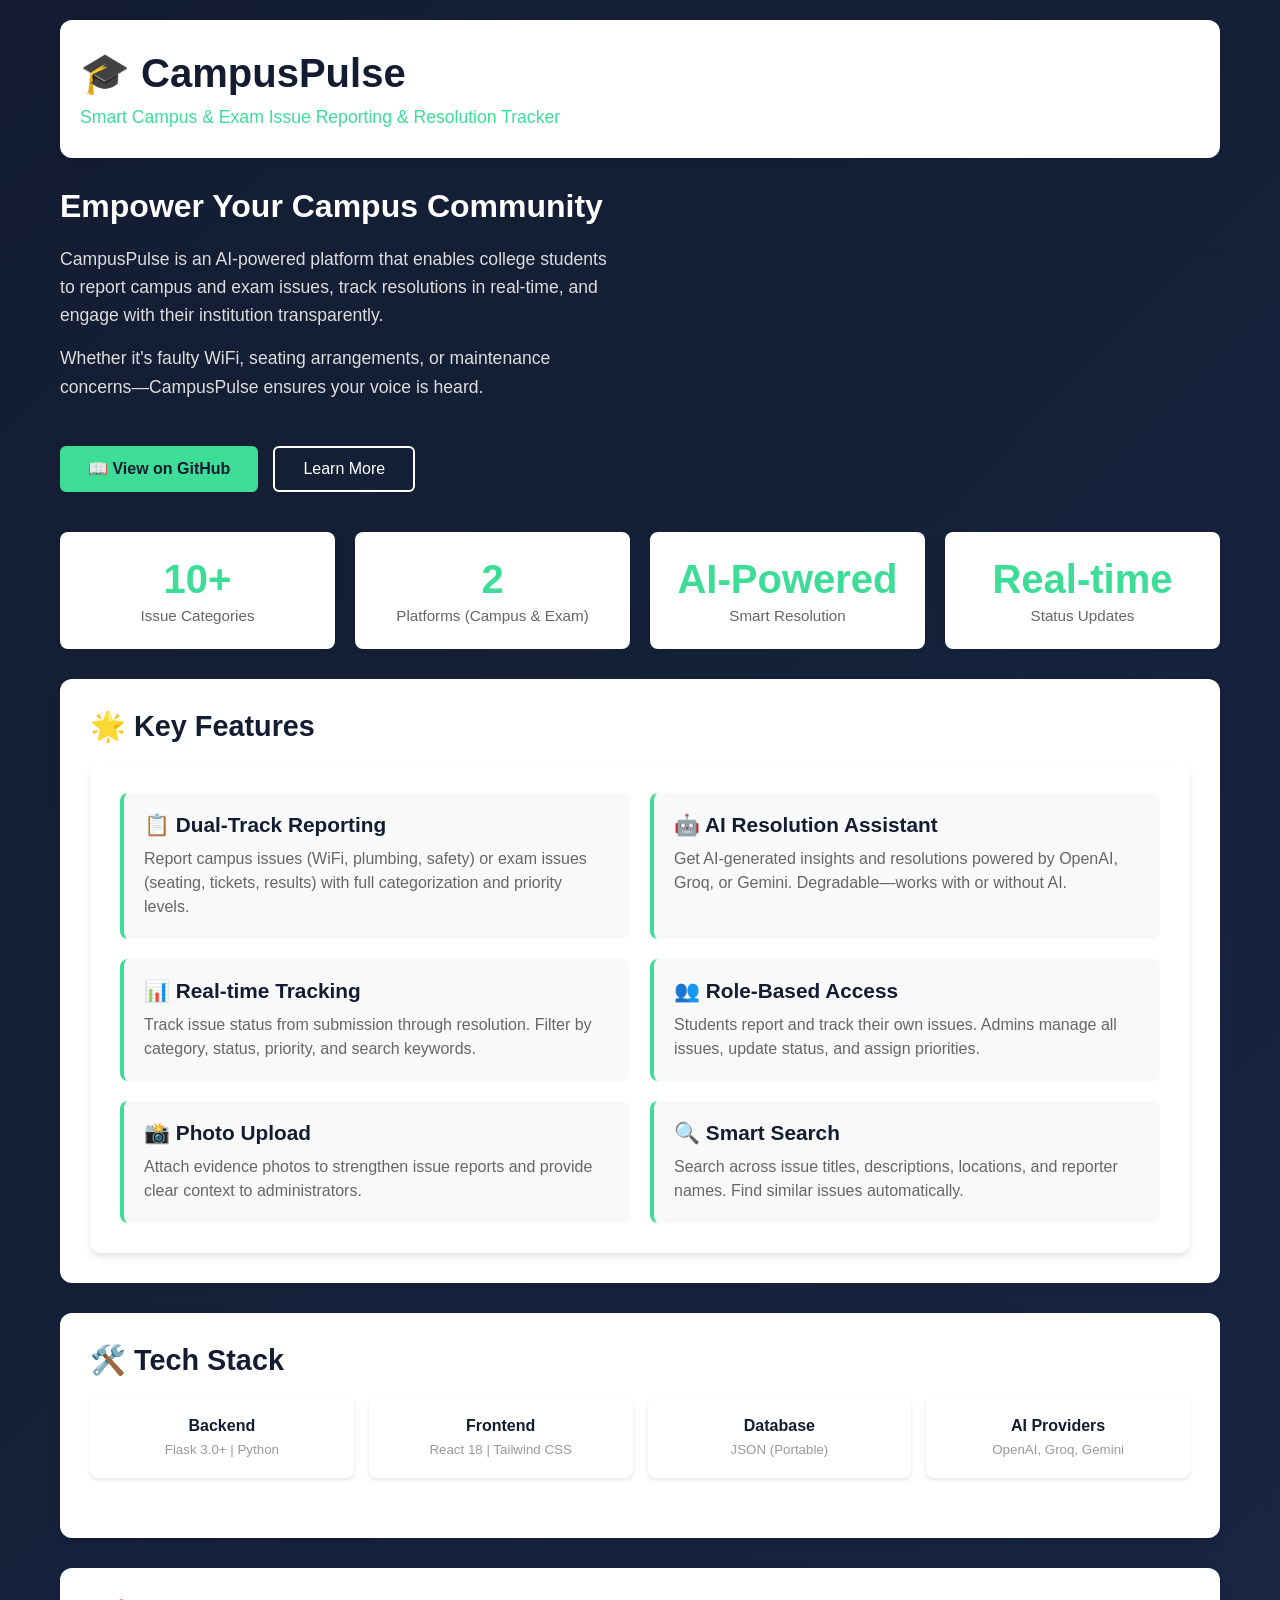
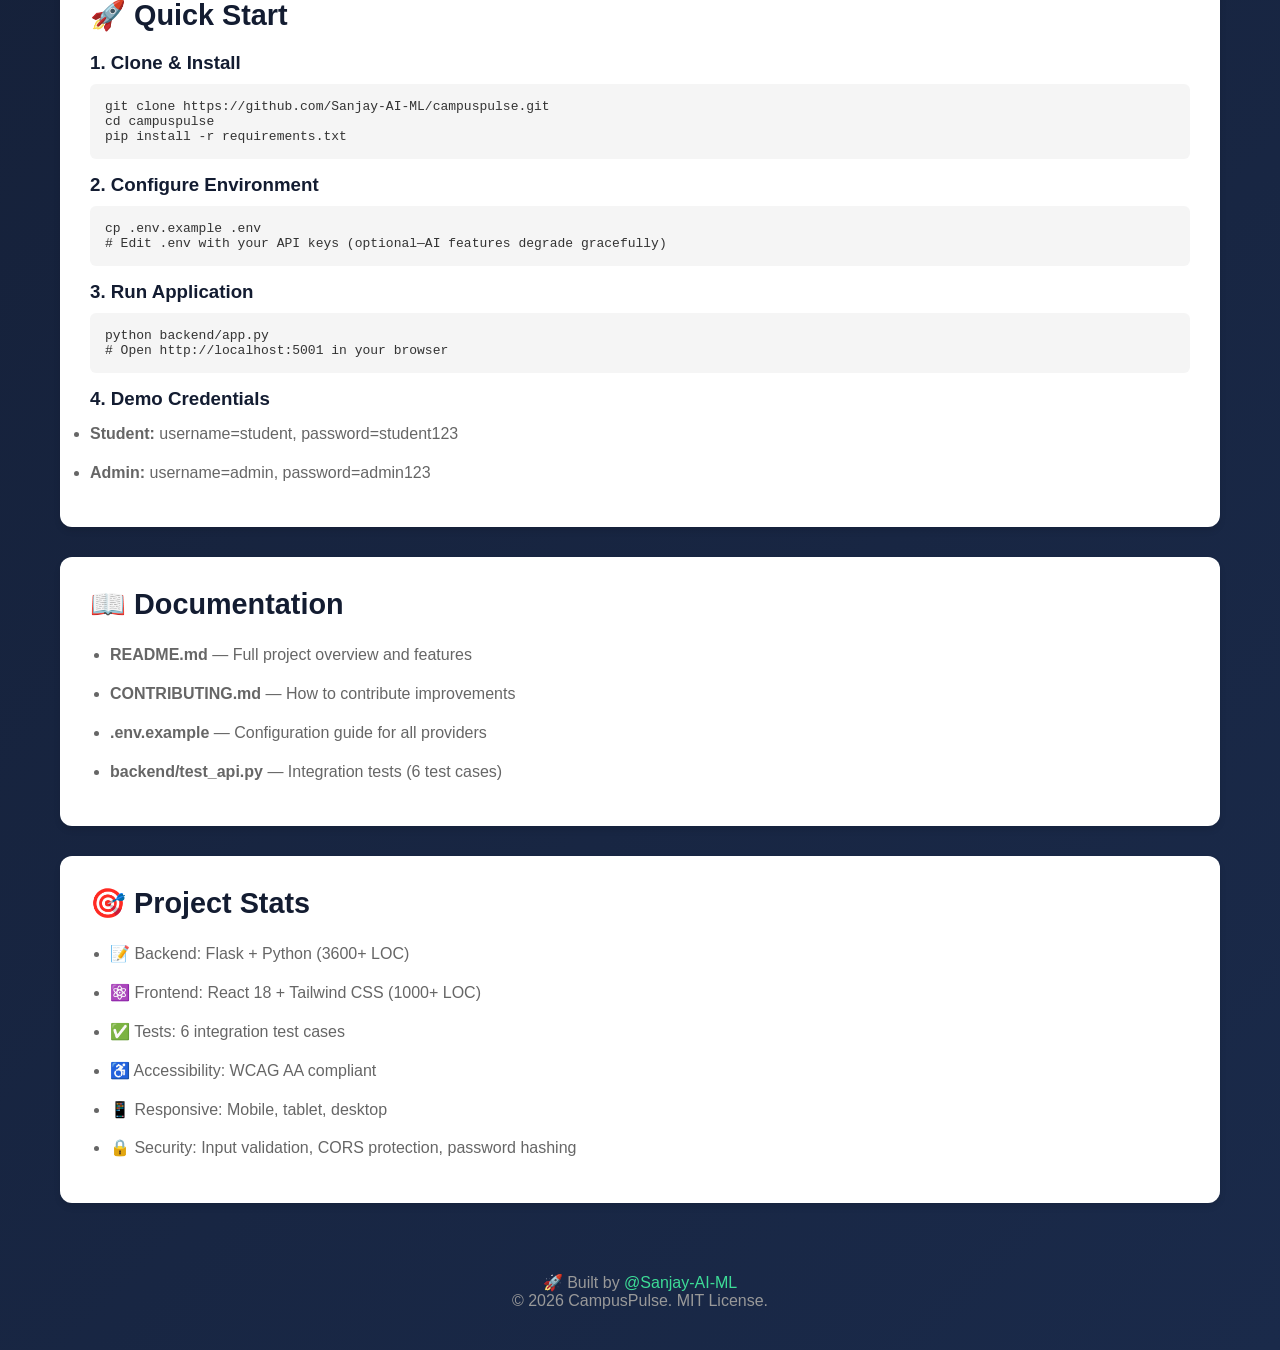
<file: docs/index.html>
<!DOCTYPE html>
<html lang="en">
<head>
    <meta charset="UTF-8">
    <meta name="viewport" content="width=device-width, initial-scale=1.0">
    <title>CampusPulse - Campus Issue Reporting & Resolution</title>
    <style>
        * { margin: 0; padding: 0; box-sizing: border-box; }
        body {
            font-family: -apple-system, BlinkMacSystemFont, 'Segoe UI', Roboto, Oxygen, Ubuntu, Cantarell, sans-serif;
            background: linear-gradient(135deg, #131c31 0%, #1a2a4a 100%);
            color: #333;
            min-height: 100vh;
        }
        .container { max-width: 1200px; margin: 0 auto; padding: 20px; }
        header {
            background: white;
            padding: 30px 20px;
            border-radius: 12px;
            margin-bottom: 30px;
            box-shadow: 0 4px 6px rgba(0,0,0,0.1);
        }
        h1 {
            color: #131c31;
            margin-bottom: 10px;
            font-size: 2.5em;
        }
        .tagline {
            color: #3ddc97;
            font-size: 1.1em;
            font-weight: 500;
        }
        .hero {
            display: grid;
            grid-template-columns: 1fr 1fr;
            gap: 30px;
            margin-bottom: 40px;
        }
        .hero-text { display: flex; flex-direction: column; justify-content: center; }
        .hero-text h2 { color: white; font-size: 2em; margin-bottom: 20px; }
        .hero-text p { color: #ddd; font-size: 1.1em; line-height: 1.6; margin-bottom: 15px; }
        .feature-grid {
            display: grid;
            grid-template-columns: repeat(2, 1fr);
            gap: 20px;
            background: white;
            padding: 30px;
            border-radius: 12px;
            box-shadow: 0 4px 6px rgba(0,0,0,0.1);
        }
        .feature {
            padding: 20px;
            border-left: 4px solid #3ddc97;
            background: #f9f9f9;
            border-radius: 8px;
        }
        .feature h3 { color: #131c31; margin-bottom: 10px; font-size: 1.3em; }
        .feature p { color: #666; line-height: 1.5; }
        .tech-stack {
            display: grid;
            grid-template-columns: repeat(4, 1fr);
            gap: 15px;
            margin-bottom: 30px;
        }
        .tech-item {
            background: white;
            padding: 20px;
            border-radius: 8px;
            text-align: center;
            box-shadow: 0 2px 4px rgba(0,0,0,0.1);
        }
        .tech-item strong { color: #131c31; display: block; margin-bottom: 5px; }
        .tech-item small { color: #999; }
        .cta-buttons {
            display: flex;
            gap: 15px;
            margin-top: 30px;
            flex-wrap: wrap;
        }
        .btn {
            padding: 12px 28px;
            border: none;
            border-radius: 6px;
            font-size: 1em;
            cursor: pointer;
            text-decoration: none;
            display: inline-flex;
            align-items: center;
            gap: 8px;
            transition: all 0.3s ease;
        }
        .btn-primary {
            background: #3ddc97;
            color: #131c31;
            font-weight: 600;
        }
        .btn-primary:hover { background: #2bc384; transform: translateY(-2px); box-shadow: 0 4px 12px rgba(61,220,151,0.3); }
        .btn-secondary {
            background: transparent;
            color: white;
            border: 2px solid white;
        }
        .btn-secondary:hover { background: white; color: #131c31; }
        .stats {
            display: grid;
            grid-template-columns: repeat(4, 1fr);
            gap: 20px;
            margin-bottom: 30px;
        }
        .stat-card {
            background: white;
            padding: 25px;
            border-radius: 8px;
            text-align: center;
            box-shadow: 0 2px 4px rgba(0,0,0,0.1);
        }
        .stat-number { font-size: 2.5em; font-weight: bold; color: #3ddc97; }
        .stat-label { color: #666; margin-top: 5px; font-size: 0.95em; }
        .section {
            background: white;
            padding: 30px;
            border-radius: 12px;
            margin-bottom: 30px;
            box-shadow: 0 4px 6px rgba(0,0,0,0.1);
        }
        .section h2 { color: #131c31; margin-bottom: 20px; font-size: 1.8em; }
        .section ul { margin-left: 20px; color: #666; line-height: 1.8; }
        .section li { margin-bottom: 10px; }
        footer {
            text-align: center;
            padding: 20px;
            color: #999;
            margin-top: 50px;
        }
        @media (max-width: 768px) {
            .hero { grid-template-columns: 1fr; }
            .feature-grid { grid-template-columns: 1fr; }
            .tech-stack { grid-template-columns: repeat(2, 1fr); }
            .stats { grid-template-columns: repeat(2, 1fr); }
            h1 { font-size: 1.8em; }
        }
    </style>
</head>
<body>
    <div class="container">
        <header>
            <h1>🎓 CampusPulse</h1>
            <p class="tagline">Smart Campus & Exam Issue Reporting & Resolution Tracker</p>
        </header>

        <div class="hero">
            <div class="hero-text">
                <h2>Empower Your Campus Community</h2>
                <p>CampusPulse is an AI-powered platform that enables college students to report campus and exam issues, track resolutions in real-time, and engage with their institution transparently.</p>
                <p>Whether it's faulty WiFi, seating arrangements, or maintenance concerns—CampusPulse ensures your voice is heard.</p>
                <div class="cta-buttons">
                    <a href="https://github.com/Sanjay-AI-ML/campuspulse" class="btn btn-primary">📖 View on GitHub</a>
                    <a href="#features" class="btn btn-secondary">Learn More</a>
                </div>
            </div>
        </div>

        <div class="stats">
            <div class="stat-card">
                <div class="stat-number">10+</div>
                <div class="stat-label">Issue Categories</div>
            </div>
            <div class="stat-card">
                <div class="stat-number">2</div>
                <div class="stat-label">Platforms (Campus & Exam)</div>
            </div>
            <div class="stat-card">
                <div class="stat-number">AI-Powered</div>
                <div class="stat-label">Smart Resolution</div>
            </div>
            <div class="stat-card">
                <div class="stat-number">Real-time</div>
                <div class="stat-label">Status Updates</div>
            </div>
        </div>

        <div id="features" class="section">
            <h2>🌟 Key Features</h2>
            <div class="feature-grid">
                <div class="feature">
                    <h3>📋 Dual-Track Reporting</h3>
                    <p>Report campus issues (WiFi, plumbing, safety) or exam issues (seating, tickets, results) with full categorization and priority levels.</p>
                </div>
                <div class="feature">
                    <h3>🤖 AI Resolution Assistant</h3>
                    <p>Get AI-generated insights and resolutions powered by OpenAI, Groq, or Gemini. Degradable—works with or without AI.</p>
                </div>
                <div class="feature">
                    <h3>📊 Real-time Tracking</h3>
                    <p>Track issue status from submission through resolution. Filter by category, status, priority, and search keywords.</p>
                </div>
                <div class="feature">
                    <h3>👥 Role-Based Access</h3>
                    <p>Students report and track their own issues. Admins manage all issues, update status, and assign priorities.</p>
                </div>
                <div class="feature">
                    <h3>📸 Photo Upload</h3>
                    <p>Attach evidence photos to strengthen issue reports and provide clear context to administrators.</p>
                </div>
                <div class="feature">
                    <h3>🔍 Smart Search</h3>
                    <p>Search across issue titles, descriptions, locations, and reporter names. Find similar issues automatically.</p>
                </div>
            </div>
        </div>

        <div class="section">
            <h2>🛠️ Tech Stack</h2>
            <div class="tech-stack">
                <div class="tech-item">
                    <strong>Backend</strong>
                    <small>Flask 3.0+ | Python</small>
                </div>
                <div class="tech-item">
                    <strong>Frontend</strong>
                    <small>React 18 | Tailwind CSS</small>
                </div>
                <div class="tech-item">
                    <strong>Database</strong>
                    <small>JSON (Portable)</small>
                </div>
                <div class="tech-item">
                    <strong>AI Providers</strong>
                    <small>OpenAI, Groq, Gemini</small>
                </div>
            </div>
        </div>

        <div class="section">
            <h2>🚀 Quick Start</h2>
            <h3 style="color: #131c31; margin-top: 15px; margin-bottom: 10px;">1. Clone & Install</h3>
            <pre style="background: #f5f5f5; padding: 15px; border-radius: 6px; overflow-x: auto;"><code>git clone https://github.com/Sanjay-AI-ML/campuspulse.git
cd campuspulse
pip install -r requirements.txt</code></pre>
            
            <h3 style="color: #131c31; margin-top: 15px; margin-bottom: 10px;">2. Configure Environment</h3>
            <pre style="background: #f5f5f5; padding: 15px; border-radius: 6px; overflow-x: auto;"><code>cp .env.example .env
# Edit .env with your API keys (optional—AI features degrade gracefully)</code></pre>
            
            <h3 style="color: #131c31; margin-top: 15px; margin-bottom: 10px;">3. Run Application</h3>
            <pre style="background: #f5f5f5; padding: 15px; border-radius: 6px; overflow-x: auto;"><code>python backend/app.py
# Open http://localhost:5001 in your browser</code></pre>
            
            <h3 style="color: #131c31; margin-top: 15px; margin-bottom: 10px;">4. Demo Credentials</h3>
            <ul style="margin-left: 0;">
                <li><strong>Student:</strong> username=student, password=student123</li>
                <li><strong>Admin:</strong> username=admin, password=admin123</li>
            </ul>
        </div>

        <div class="section">
            <h2>📖 Documentation</h2>
            <ul>
                <li><strong>README.md</strong> — Full project overview and features</li>
                <li><strong>CONTRIBUTING.md</strong> — How to contribute improvements</li>
                <li><strong>.env.example</strong> — Configuration guide for all providers</li>
                <li><strong>backend/test_api.py</strong> — Integration tests (6 test cases)</li>
            </ul>
        </div>

        <div class="section">
            <h2>🎯 Project Stats</h2>
            <ul>
                <li>📝 Backend: Flask + Python (3600+ LOC)</li>
                <li>⚛️ Frontend: React 18 + Tailwind CSS (1000+ LOC)</li>
                <li>✅ Tests: 6 integration test cases</li>
                <li>♿ Accessibility: WCAG AA compliant</li>
                <li>📱 Responsive: Mobile, tablet, desktop</li>
                <li>🔒 Security: Input validation, CORS protection, password hashing</li>
            </ul>
        </div>

        <footer>
            <p>🚀 Built by <a href="https://github.com/Sanjay-AI-ML" style="color: #3ddc97; text-decoration: none;">@Sanjay-AI-ML</a></p>
            <p>© 2026 CampusPulse. MIT License.</p>
        </footer>
    </div>
</body>
</html>
</file>
